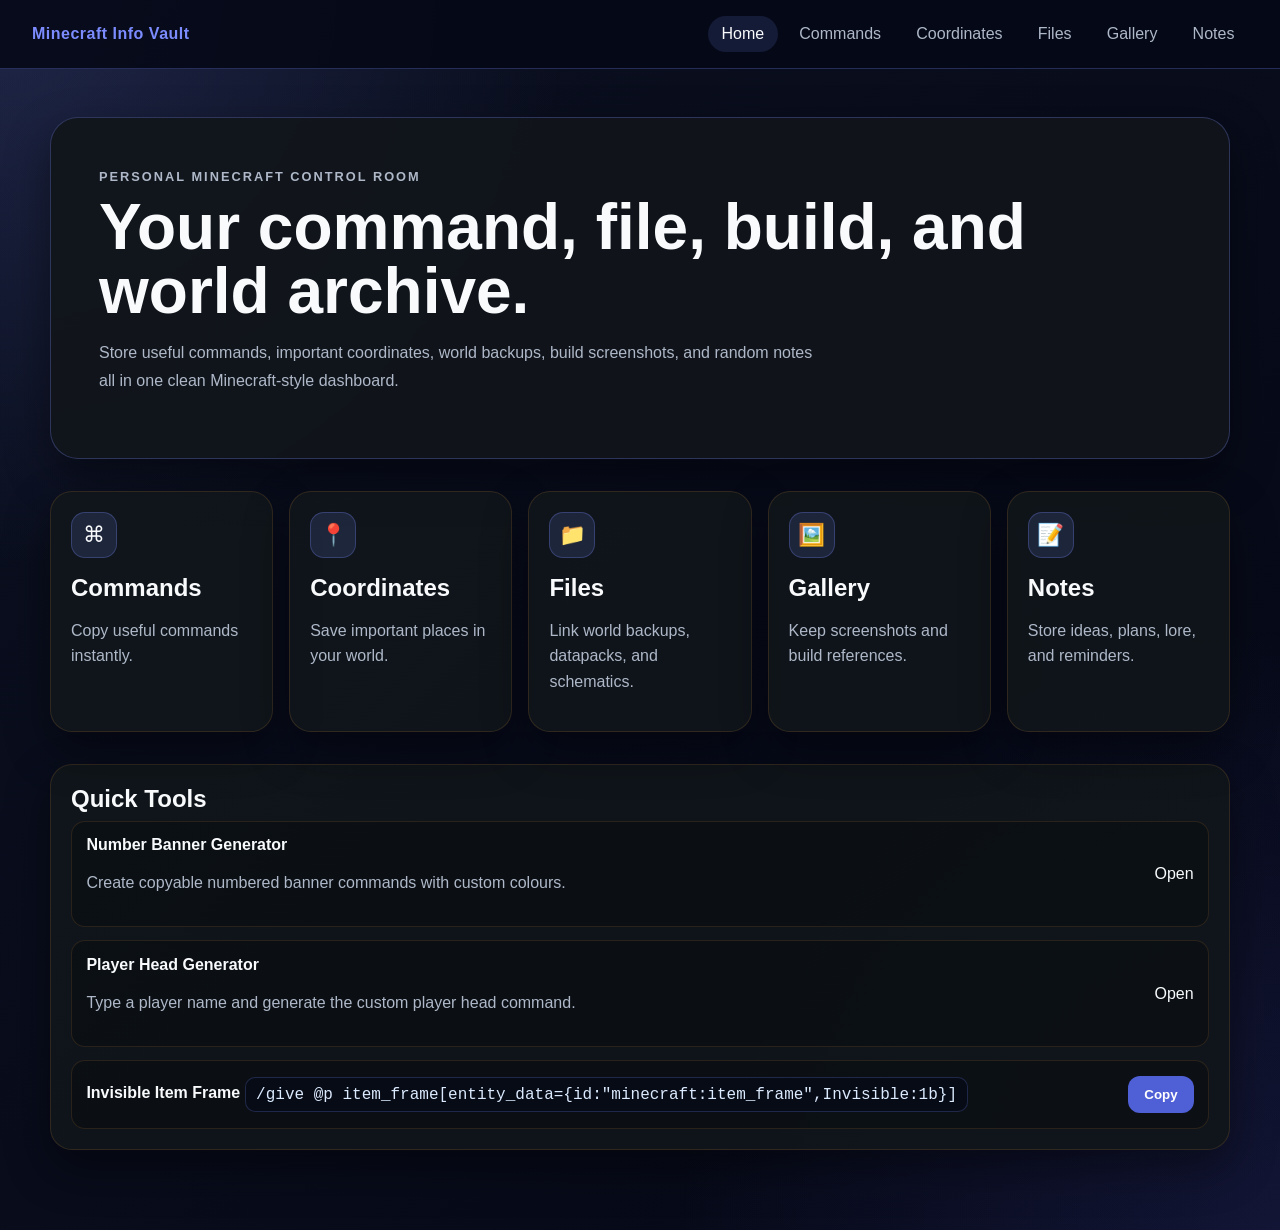
<file: index.html>
<!DOCTYPE html>
<html lang="en">
<head>
  <meta charset="UTF-8" />
  <meta name="viewport" content="width=device-width, initial-scale=1.0" />
  <title>Minecraft Info Vault</title>
  <link rel="stylesheet" href="css/style.css" />
</head>
<body>
  <header class="site-header">
    <div class="logo">Minecraft Info Vault</div>

    <nav class="nav">
      <a href="index.html" class="active">Home</a>
      <a href="commands.html">Commands</a>
      <a href="coordinates.html">Coordinates</a>
      <a href="files.html">Files</a>
      <a href="gallery.html">Gallery</a>
      <a href="notes.html">Notes</a>
    </nav>
  </header>

  <main class="container">
    <section class="hero">
      <p class="eyebrow">Personal Minecraft Control Room</p>
      <h1>Your command, file, build, and world archive.</h1>
      <p>
        Store useful commands, important coordinates, world backups, build screenshots,
        and random notes all in one clean Minecraft-style dashboard.
      </p>
    </section>

    <section class="dashboard-grid">
      <a href="commands.html" class="dashboard-card">
        <span class="card-icon">⌘</span>
        <h2>Commands</h2>
        <p>Copy useful commands instantly.</p>
      </a>

      <a href="coordinates.html" class="dashboard-card">
        <span class="card-icon">📍</span>
        <h2>Coordinates</h2>
        <p>Save important places in your world.</p>
      </a>

      <a href="files.html" class="dashboard-card">
        <span class="card-icon">📁</span>
        <h2>Files</h2>
        <p>Link world backups, datapacks, and schematics.</p>
      </a>

      <a href="gallery.html" class="dashboard-card">
        <span class="card-icon">🖼️</span>
        <h2>Gallery</h2>
        <p>Keep screenshots and build references.</p>
      </a>

      <a href="notes.html" class="dashboard-card">
        <span class="card-icon">📝</span>
        <h2>Notes</h2>
        <p>Store ideas, plans, lore, and reminders.</p>
      </a>
    </section>

    <section class="panel">
      <h2>Quick Tools</h2>

      <div class="quick-list">
        <a href="commands.html" class="mini-command quick-tool-link">
          <div>
            <strong>Number Banner Generator</strong>
            <p>Create copyable numbered banner commands with custom colours.</p>
          </div>
          <span class="quick-arrow">Open</span>
        </a>

        <a href="commands.html" class="mini-command quick-tool-link">
          <div>
            <strong>Player Head Generator</strong>
            <p>Type a player name and generate the custom player head command.</p>
          </div>
          <span class="quick-arrow">Open</span>
        </a>

        <div class="mini-command">
          <div>
            <strong>Invisible Item Frame</strong>
            <code>/give @p item_frame[entity_data={id:"minecraft:item_frame",Invisible:1b}]</code>
          </div>
          <button
            class="copy-btn"
            data-copy='/give @p item_frame[entity_data={id:"minecraft:item_frame",Invisible:1b}]'
          >
            Copy
          </button>
        </div>
      </div>
    </section>
  </main>

  <div class="toast" id="toast">Copied!</div>

  <script src="js/script.js"></script>
</body>
</html>
</file>
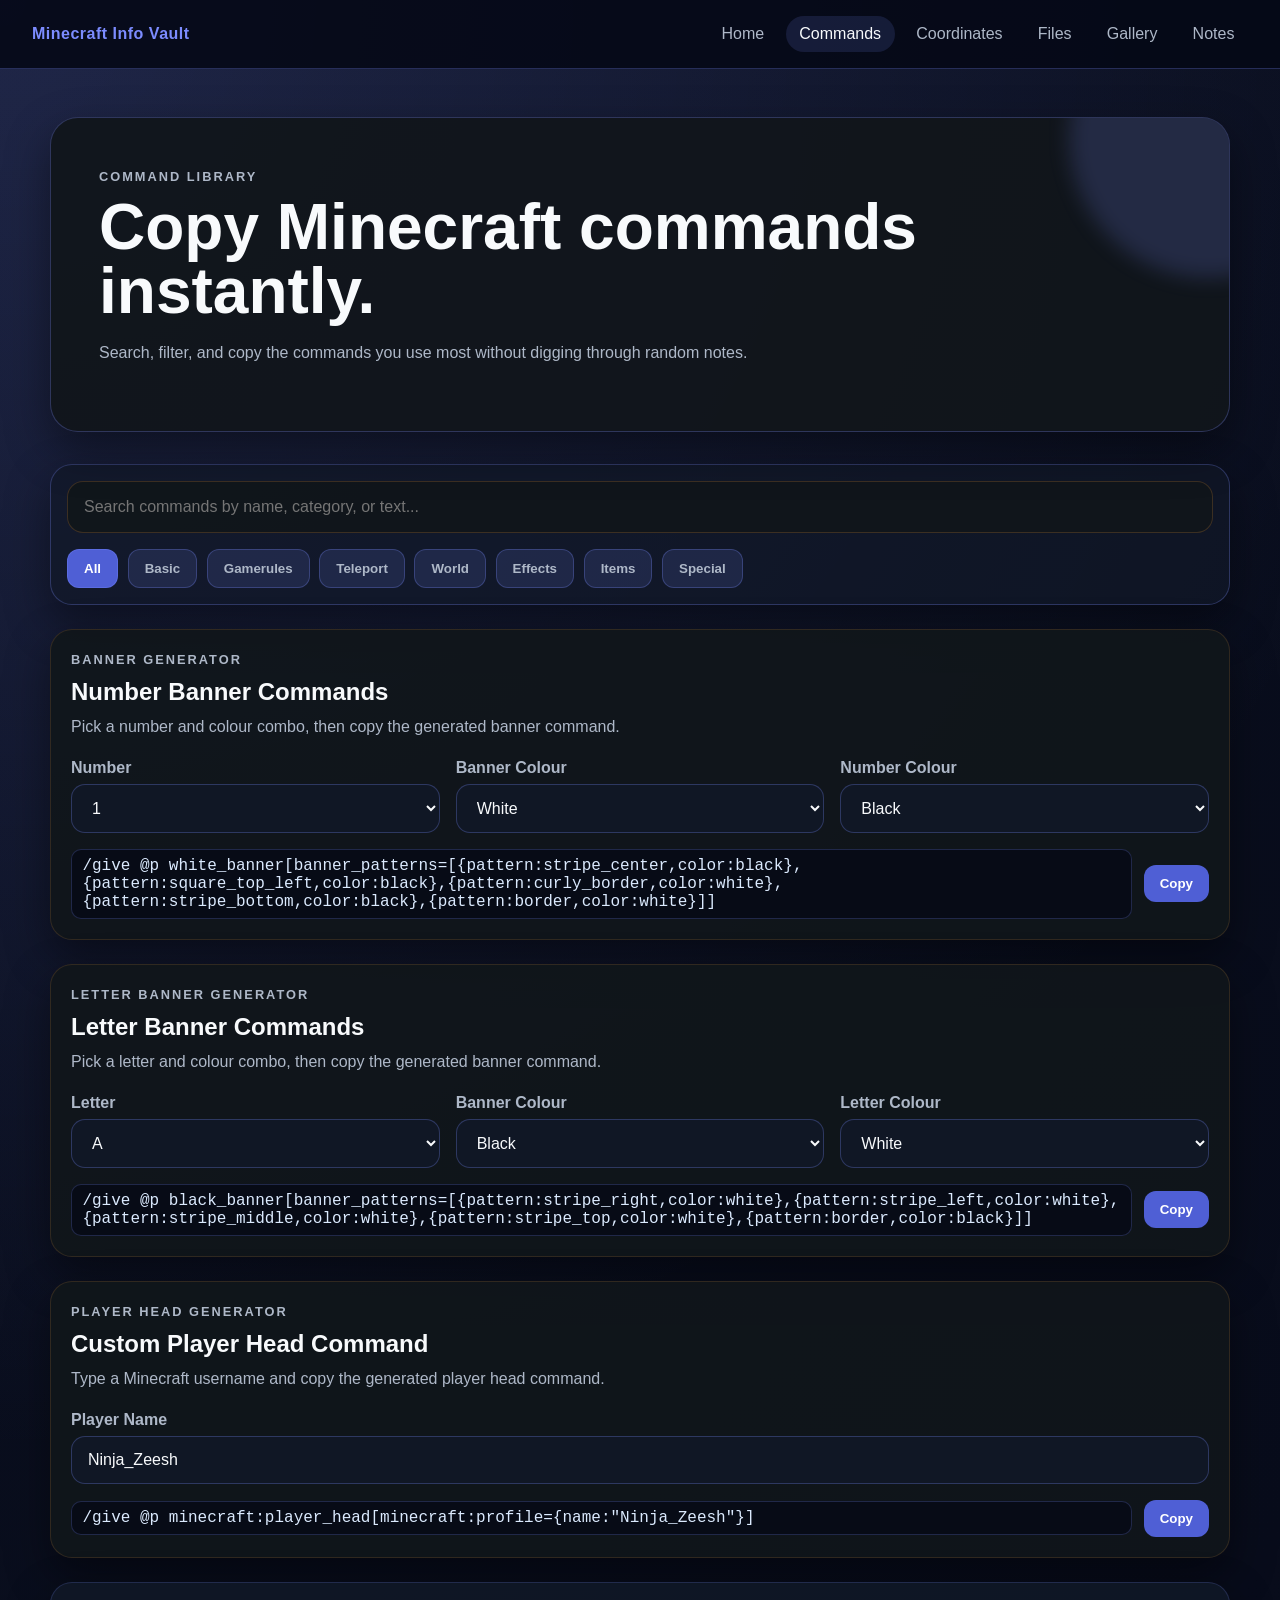
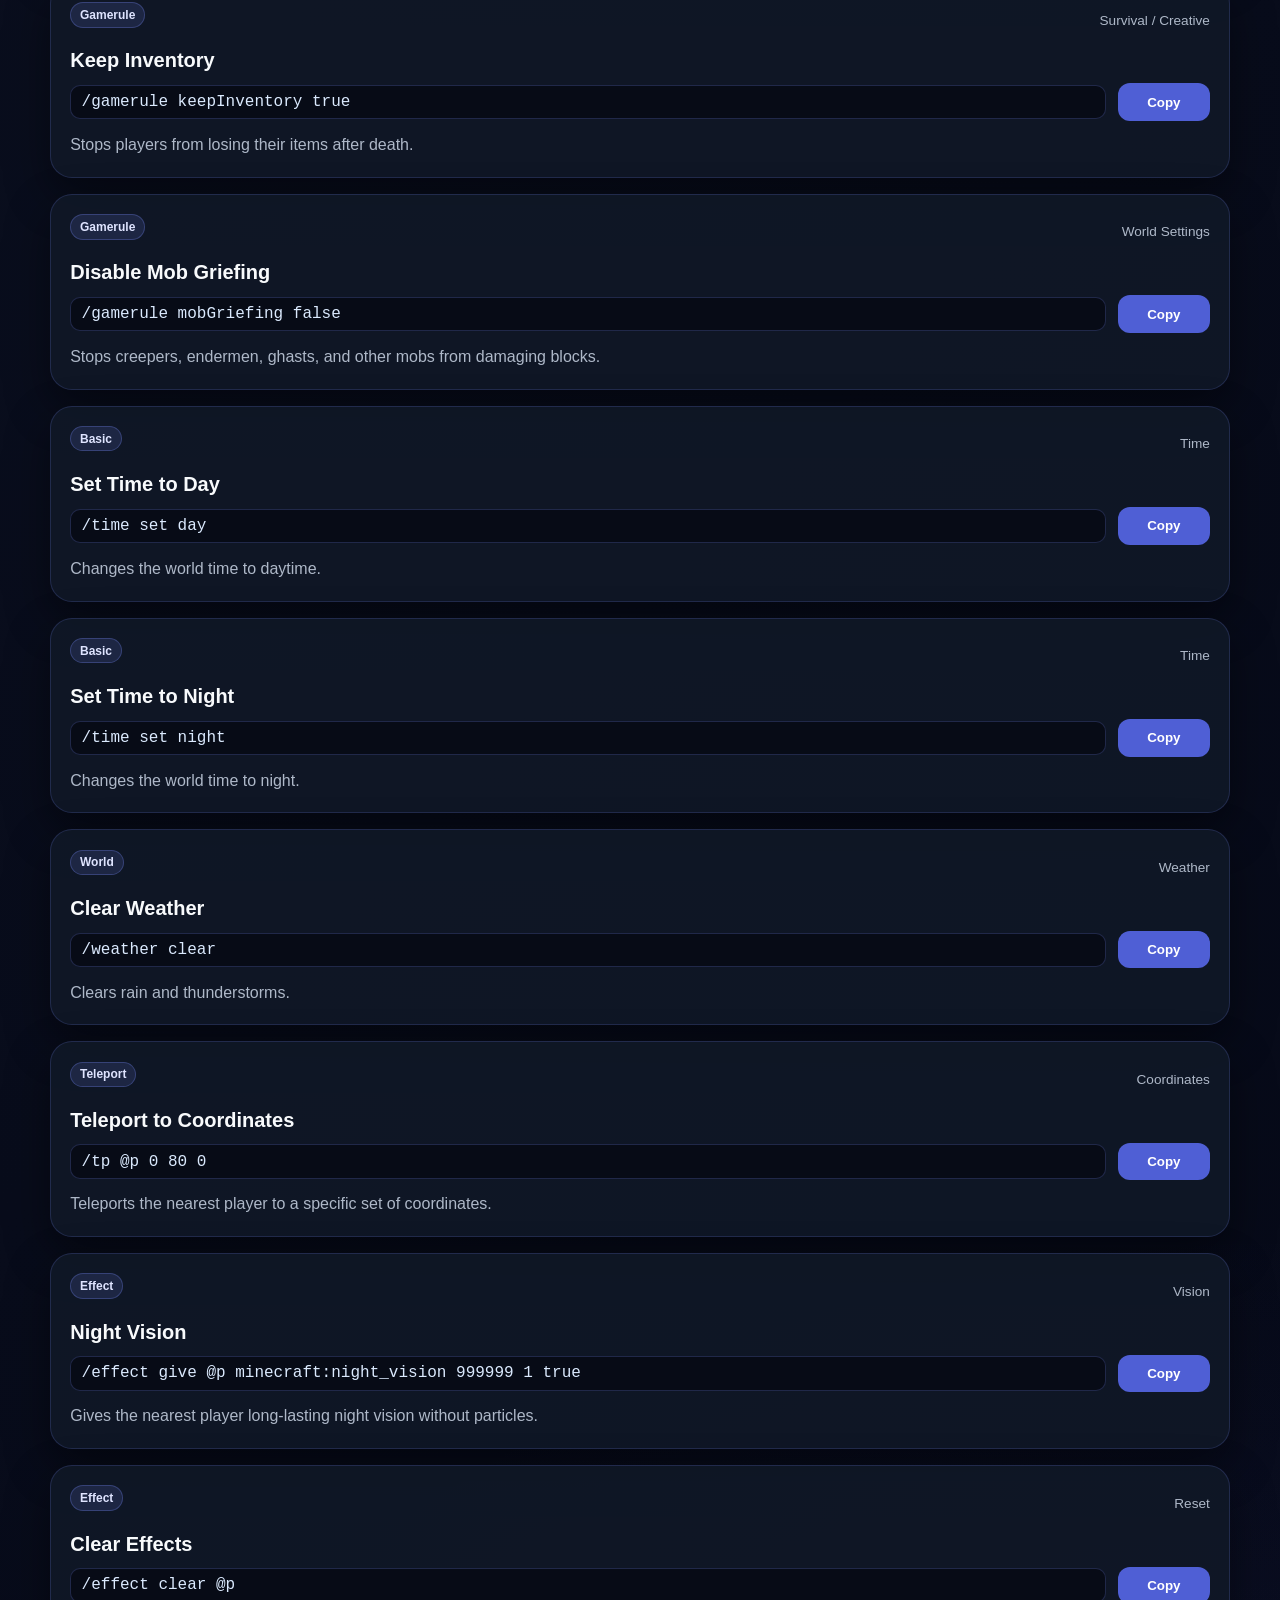
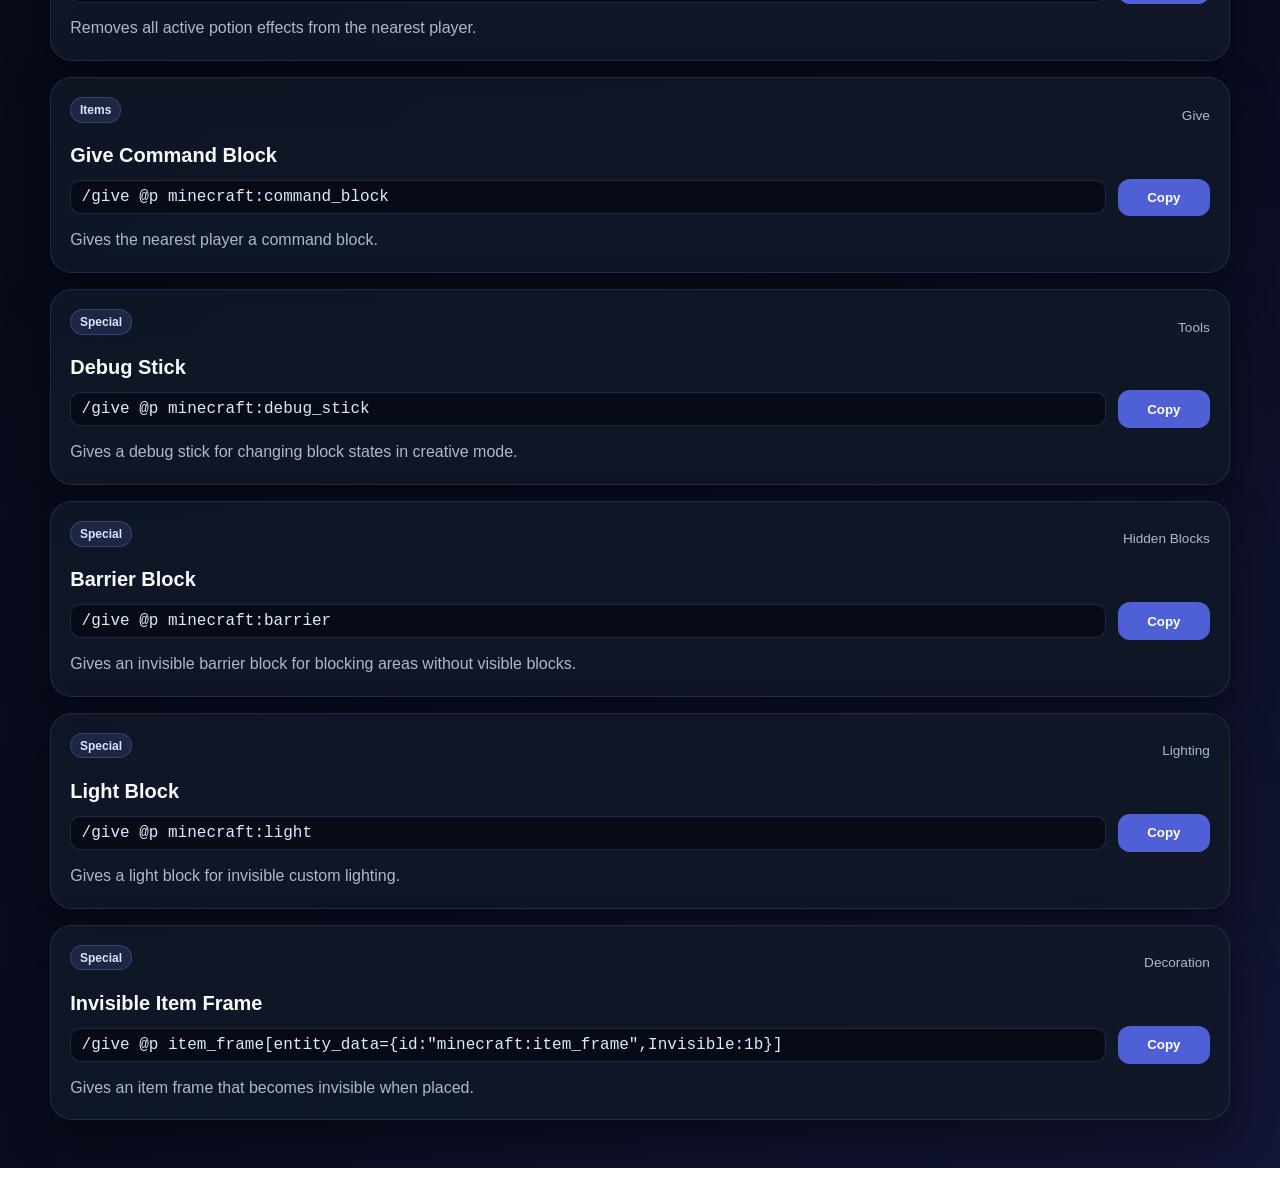
<file: commands.html>
<!DOCTYPE html>
<html lang="en">
<head>
  <meta charset="UTF-8" />
  <meta name="viewport" content="width=device-width, initial-scale=1.0" />
  <title>Commands | Minecraft Info Vault</title>
  <link rel="stylesheet" href="css/style.css" />
</head>
<body>
  <header class="site-header">
    <div class="logo">Minecraft Info Vault</div>

    <nav class="nav">
      <a href="index.html">Home</a>
      <a href="commands.html" class="active">Commands</a>
      <a href="coordinates.html">Coordinates</a>
      <a href="files.html">Files</a>
      <a href="gallery.html">Gallery</a>
      <a href="notes.html">Notes</a>
    </nav>
  </header>

 <main class="container">
  <section class="page-heading command-hero">
    <p class="eyebrow">Command Library</p>
    <h1>Copy Minecraft commands instantly.</h1>
    <p>
      Search, filter, and copy the commands you use most without digging through random notes.
    </p>
  </section>

  <section class="toolbar command-toolbar">
    <input 
      type="text" 
      id="commandSearch" 
      class="search-input" 
      placeholder="Search commands by name, category, or text..." 
    />

    <div class="filter-buttons">
      <button class="filter-btn active" data-filter="all">All</button>
      <button class="filter-btn" data-filter="basic">Basic</button>
      <button class="filter-btn" data-filter="gamerule">Gamerules</button>
      <button class="filter-btn" data-filter="teleport">Teleport</button>
      <button class="filter-btn" data-filter="world">World</button>
      <button class="filter-btn" data-filter="effect">Effects</button>
      <button class="filter-btn" data-filter="items">Items</button>
      <button class="filter-btn" data-filter="special">Special</button>
    </div>
  </section>

  <section class="banner-generator panel">
    <div class="banner-generator-header">
      <div>
        <p class="eyebrow">Banner Generator</p>
        <h2>Number Banner Commands</h2>
        <p>Pick a number and colour combo, then copy the generated banner command.</p>
      </div>
    </div>

    <div class="banner-controls">
      <label>
        Number
        <select id="bannerNumber">
          <option value="1">1</option>
          <option value="2">2</option>
          <option value="3">3</option>
          <option value="4">4</option>
          <option value="5">5</option>
          <option value="6">6</option>
          <option value="7">7</option>
          <option value="8">8</option>
          <option value="9">9</option>
          <option value="0">0</option>
        </select>
      </label>

      <label>
        Banner Colour
        <select id="bannerBaseColour">
          <option value="white">White</option>
          <option value="orange">Orange</option>
          <option value="magenta">Magenta</option>
          <option value="light_blue">Light Blue</option>
          <option value="yellow">Yellow</option>
          <option value="lime">Lime</option>
          <option value="pink">Pink</option>
          <option value="gray">Gray</option>
          <option value="light_gray">Light Gray</option>
          <option value="cyan">Cyan</option>
          <option value="purple">Purple</option>
          <option value="blue">Blue</option>
          <option value="brown">Brown</option>
          <option value="green">Green</option>
          <option value="red">Red</option>
          <option value="black">Black</option>
        </select>
      </label>

      <label>
        Number Colour
        <select id="bannerNumberColour">
          <option value="black">Black</option>
          <option value="white">White</option>
          <option value="orange">Orange</option>
          <option value="magenta">Magenta</option>
          <option value="light_blue">Light Blue</option>
          <option value="yellow">Yellow</option>
          <option value="lime">Lime</option>
          <option value="pink">Pink</option>
          <option value="gray">Gray</option>
          <option value="light_gray">Light Gray</option>
          <option value="cyan">Cyan</option>
          <option value="purple">Purple</option>
          <option value="blue">Blue</option>
          <option value="brown">Brown</option>
          <option value="green">Green</option>
          <option value="red">Red</option>
          <option value="black">Black</option>
        </select>
      </label>
    </div>

    <div class="generated-command-box">
      <code id="generatedBannerCommand"></code>
      <button class="copy-btn" id="copyGeneratedBanner">Copy</button>
    </div>
  </section>




  <section class="banner-generator panel letter-banner-generator">
    <div class="banner-generator-header">
      <div>
        <p class="eyebrow">Letter Banner Generator</p>
        <h2>Letter Banner Commands</h2>
        <p>Pick a letter and colour combo, then copy the generated banner command.</p>
      </div>
    </div>

    <div class="banner-controls">
      <label>
        Letter
        <select id="letterBannerLetter">
          <option value="A">A</option>
          <option value="B">B</option>
          <option value="C">C</option>
          <option value="D">D</option>
          <option value="E">E</option>
          <option value="F">F</option>
          <option value="G">G</option>
          <option value="H">H</option>
          <option value="I">I</option>
          <option value="J">J</option>
          <option value="K">K</option>
          <option value="L">L</option>
          <option value="M">M</option>
          <option value="N">N</option>
          <option value="O">O</option>
          <option value="P">P</option>
          <option value="Q">Q</option>
          <option value="R">R</option>
          <option value="S">S</option>
          <option value="T">T</option>
          <option value="U">U</option>
          <option value="V">V</option>
          <option value="W">W</option>
          <option value="X">X</option>
          <option value="Y">Y</option>
          <option value="Z">Z</option>
        </select>
      </label>

      <label>
        Banner Colour
        <select id="letterBannerBaseColour">
          <option value="black">Black</option>
          <option value="white">White</option>
          <option value="orange">Orange</option>
          <option value="magenta">Magenta</option>
          <option value="light_blue">Light Blue</option>
          <option value="yellow">Yellow</option>
          <option value="lime">Lime</option>
          <option value="pink">Pink</option>
          <option value="gray">Gray</option>
          <option value="light_gray">Light Gray</option>
          <option value="cyan">Cyan</option>
          <option value="purple">Purple</option>
          <option value="blue">Blue</option>
          <option value="brown">Brown</option>
          <option value="green">Green</option>
          <option value="red">Red</option>
        </select>
      </label>

      <label>
        Letter Colour
        <select id="letterBannerLetterColour">
          <option value="white">White</option>
          <option value="black">Black</option>
          <option value="orange">Orange</option>
          <option value="magenta">Magenta</option>
          <option value="light_blue">Light Blue</option>
          <option value="yellow">Yellow</option>
          <option value="lime">Lime</option>
          <option value="pink">Pink</option>
          <option value="gray">Gray</option>
          <option value="light_gray">Light Gray</option>
          <option value="cyan">Cyan</option>
          <option value="purple">Purple</option>
          <option value="blue">Blue</option>
          <option value="brown">Brown</option>
          <option value="green">Green</option>
          <option value="red">Red</option>
        </select>
      </label>
    </div>

    <div class="generated-command-box">
      <code id="generatedLetterBannerCommand"></code>
      <button class="copy-btn" id="copyGeneratedLetterBanner">Copy</button>
    </div>
  </section>

  <section class="player-head-generator panel">
    <div class="banner-generator-header">
      <div>
        <p class="eyebrow">Player Head Generator</p>
        <h2>Custom Player Head Command</h2>
        <p>Type a Minecraft username and copy the generated player head command.</p>
      </div>
    </div>

    <div class="player-head-controls">
      <label>
        Player Name
        <input
          type="text"
          id="playerHeadName"
          value="Ninja_Zeesh"
          placeholder="Enter player name..."
          autocomplete="off"
        />
      </label>
    </div>

    <div class="generated-command-box">
      <code id="generatedPlayerHeadCommand"></code>
      <button class="copy-btn" id="copyGeneratedPlayerHead">Copy</button>
    </div>
  </section>

  <section class="command-grid">
    <article class="command-card" data-category="gamerule">
      <div class="command-main">
        <div class="command-topline">
          <span class="tag">Gamerule</span>
          <span class="command-note">Survival / Creative</span>
        </div>

        <h2>Keep Inventory</h2>

        <div class="command-code-row">
          <code>/gamerule keepInventory true</code>
          <button class="copy-btn" data-copy="/gamerule keepInventory true">Copy</button>
        </div>

        <p>Stops players from losing their items after death.</p>
      </div>
    </article>

    <article class="command-card" data-category="gamerule">
      <div class="command-main">
        <div class="command-topline">
          <span class="tag">Gamerule</span>
          <span class="command-note">World Settings</span>
        </div>

        <h2>Disable Mob Griefing</h2>

        <div class="command-code-row">
          <code>/gamerule mobGriefing false</code>
          <button class="copy-btn" data-copy="/gamerule mobGriefing false">Copy</button>
        </div>

        <p>Stops creepers, endermen, ghasts, and other mobs from damaging blocks.</p>
      </div>
    </article>

    <article class="command-card" data-category="basic">
      <div class="command-main">
        <div class="command-topline">
          <span class="tag">Basic</span>
          <span class="command-note">Time</span>
        </div>

        <h2>Set Time to Day</h2>

        <div class="command-code-row">
          <code>/time set day</code>
          <button class="copy-btn" data-copy="/time set day">Copy</button>
        </div>

        <p>Changes the world time to daytime.</p>
      </div>
    </article>

    <article class="command-card" data-category="basic">
      <div class="command-main">
        <div class="command-topline">
          <span class="tag">Basic</span>
          <span class="command-note">Time</span>
        </div>

        <h2>Set Time to Night</h2>

        <div class="command-code-row">
          <code>/time set night</code>
          <button class="copy-btn" data-copy="/time set night">Copy</button>
        </div>

        <p>Changes the world time to night.</p>
      </div>
    </article>

    <article class="command-card" data-category="world">
      <div class="command-main">
        <div class="command-topline">
          <span class="tag">World</span>
          <span class="command-note">Weather</span>
        </div>

        <h2>Clear Weather</h2>

        <div class="command-code-row">
          <code>/weather clear</code>
          <button class="copy-btn" data-copy="/weather clear">Copy</button>
        </div>

        <p>Clears rain and thunderstorms.</p>
      </div>
    </article>

    <article class="command-card" data-category="teleport">
      <div class="command-main">
        <div class="command-topline">
          <span class="tag">Teleport</span>
          <span class="command-note">Coordinates</span>
        </div>

        <h2>Teleport to Coordinates</h2>

        <div class="command-code-row">
          <code>/tp @p 0 80 0</code>
          <button class="copy-btn" data-copy="/tp @p 0 80 0">Copy</button>
        </div>

        <p>Teleports the nearest player to a specific set of coordinates.</p>
      </div>
    </article>

    <article class="command-card" data-category="effect">
      <div class="command-main">
        <div class="command-topline">
          <span class="tag">Effect</span>
          <span class="command-note">Vision</span>
        </div>

        <h2>Night Vision</h2>

        <div class="command-code-row">
          <code>/effect give @p minecraft:night_vision 999999 1 true</code>
          <button class="copy-btn" data-copy="/effect give @p minecraft:night_vision 999999 1 true">Copy</button>
        </div>

        <p>Gives the nearest player long-lasting night vision without particles.</p>
      </div>
    </article>

    <article class="command-card" data-category="effect">
      <div class="command-main">
        <div class="command-topline">
          <span class="tag">Effect</span>
          <span class="command-note">Reset</span>
        </div>

        <h2>Clear Effects</h2>

        <div class="command-code-row">
          <code>/effect clear @p</code>
          <button class="copy-btn" data-copy="/effect clear @p">Copy</button>
        </div>

        <p>Removes all active potion effects from the nearest player.</p>
      </div>
    </article>

    <article class="command-card" data-category="items">
      <div class="command-main">
        <div class="command-topline">
          <span class="tag">Items</span>
          <span class="command-note">Give</span>
        </div>

        <h2>Give Command Block</h2>

        <div class="command-code-row">
          <code>/give @p minecraft:command_block</code>
          <button class="copy-btn" data-copy="/give @p minecraft:command_block">Copy</button>
        </div>

        <p>Gives the nearest player a command block.</p>
      </div>
    </article>

    <article class="command-card" data-category="special">
      <div class="command-main">
        <div class="command-topline">
          <span class="tag">Special</span>
          <span class="command-note">Tools</span>
        </div>

        <h2>Debug Stick</h2>

        <div class="command-code-row">
          <code>/give @p minecraft:debug_stick</code>
          <button class="copy-btn" data-copy="/give @p minecraft:debug_stick">Copy</button>
        </div>

        <p>Gives a debug stick for changing block states in creative mode.</p>
      </div>
    </article>

    <article class="command-card" data-category="special">
      <div class="command-main">
        <div class="command-topline">
          <span class="tag">Special</span>
          <span class="command-note">Hidden Blocks</span>
        </div>

        <h2>Barrier Block</h2>

        <div class="command-code-row">
          <code>/give @p minecraft:barrier</code>
          <button class="copy-btn" data-copy="/give @p minecraft:barrier">Copy</button>
        </div>

        <p>Gives an invisible barrier block for blocking areas without visible blocks.</p>
      </div>
    </article>

    <article class="command-card" data-category="special">
      <div class="command-main">
        <div class="command-topline">
          <span class="tag">Special</span>
          <span class="command-note">Lighting</span>
        </div>

        <h2>Light Block</h2>

        <div class="command-code-row">
          <code>/give @p minecraft:light</code>
          <button class="copy-btn" data-copy="/give @p minecraft:light">Copy</button>
        </div>

        <p>Gives a light block for invisible custom lighting.</p>
      </div>
    </article>

    <article class="command-card" data-category="special">
      <div class="command-main">
        <div class="command-topline">
          <span class="tag">Special</span>
          <span class="command-note">Decoration</span>
        </div>

        <h2>Invisible Item Frame</h2>

        <div class="command-code-row">
          <code>/give @p item_frame[entity_data={id:"minecraft:item_frame",Invisible:1b}]</code>
          <button class="copy-btn" data-copy='/give @p item_frame[entity_data={id:"minecraft:item_frame",Invisible:1b}]'>Copy</button>
        </div>

        <p>Gives an item frame that becomes invisible when placed.</p>
      </div>
    </article>
  </section>
</main>

  <div class="toast" id="toast">Copied!</div>

  <script src="js/script.js"></script>
</body>
</html>
</file>
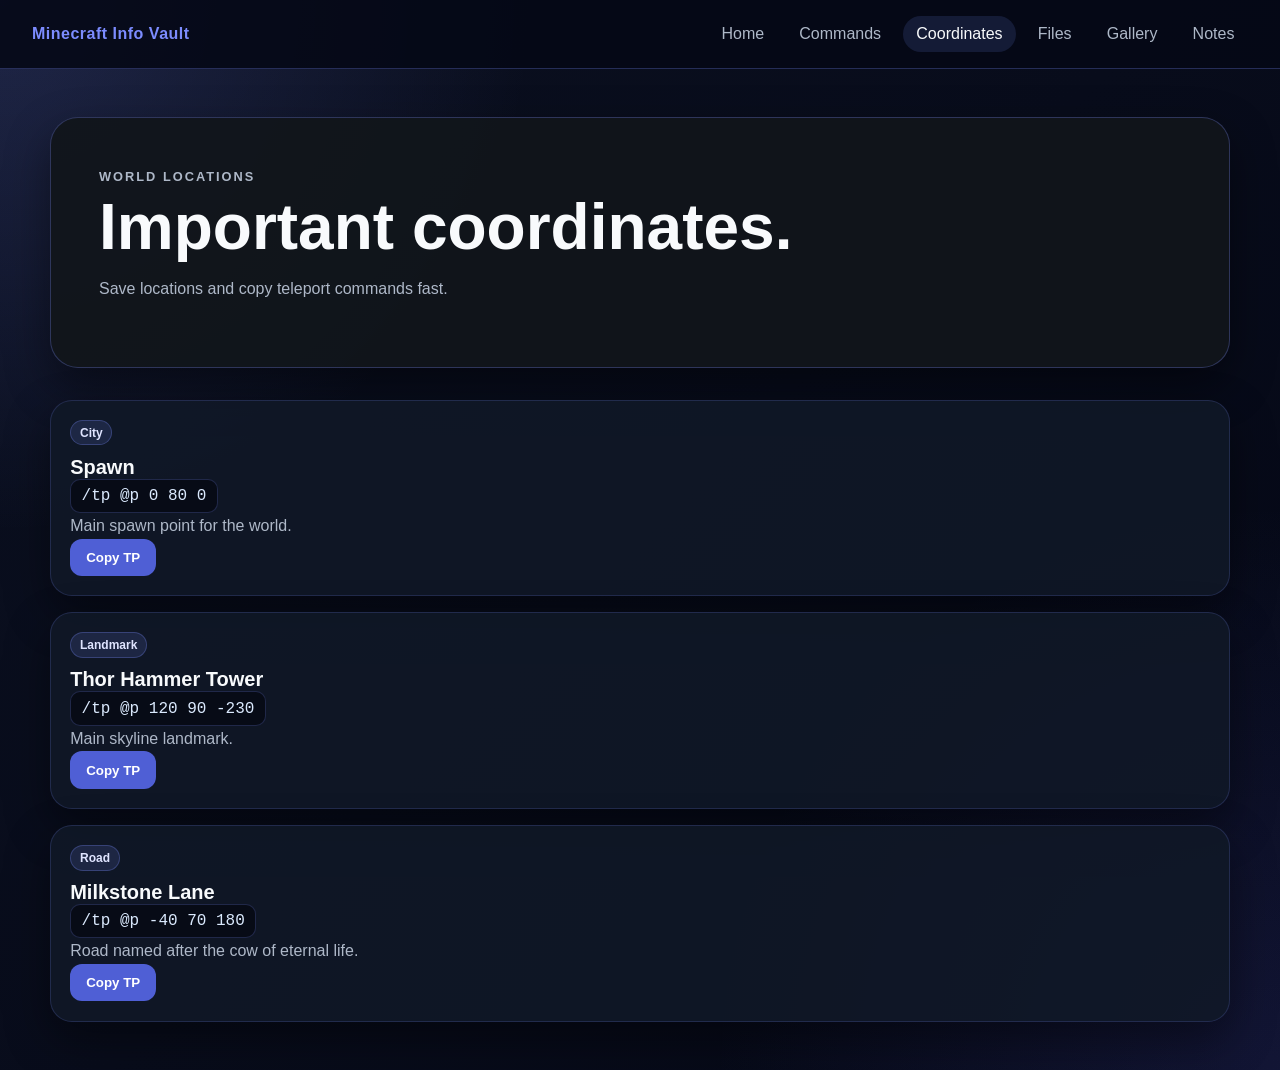
<file: coordinates.html>
<!DOCTYPE html>
<html lang="en">
<head>
  <meta charset="UTF-8" />
  <meta name="viewport" content="width=device-width, initial-scale=1.0" />
  <title>Coordinates | Minecraft Info Vault</title>
  <link rel="stylesheet" href="css/style.css" />
</head>
<body>
  <header class="site-header">
    <div class="logo">Minecraft Info Vault</div>

    <nav class="nav">
      <a href="index.html">Home</a>
      <a href="commands.html">Commands</a>
      <a href="coordinates.html" class="active">Coordinates</a>
      <a href="files.html">Files</a>
      <a href="gallery.html">Gallery</a>
      <a href="notes.html">Notes</a>
    </nav>
  </header>

  <main class="container">
    <section class="page-heading">
      <p class="eyebrow">World Locations</p>
      <h1>Important coordinates.</h1>
      <p>Save locations and copy teleport commands fast.</p>
    </section>

    <section class="command-grid">
      <article class="command-card">
        <div>
          <span class="tag">City</span>
          <h2>Spawn</h2>
          <code>/tp @p 0 80 0</code>
          <p>Main spawn point for the world.</p>
        </div>
        <button class="copy-btn" data-copy="/tp @p 0 80 0">Copy TP</button>
      </article>

      <article class="command-card">
        <div>
          <span class="tag">Landmark</span>
          <h2>Thor Hammer Tower</h2>
          <code>/tp @p 120 90 -230</code>
          <p>Main skyline landmark.</p>
        </div>
        <button class="copy-btn" data-copy="/tp @p 120 90 -230">Copy TP</button>
      </article>

      <article class="command-card">
        <div>
          <span class="tag">Road</span>
          <h2>Milkstone Lane</h2>
          <code>/tp @p -40 70 180</code>
          <p>Road named after the cow of eternal life.</p>
        </div>
        <button class="copy-btn" data-copy="/tp @p -40 70 180">Copy TP</button>
      </article>
    </section>
  </main>

  <div class="toast" id="toast">Copied!</div>

  <script src="js/script.js"></script>
</body>
</html>
</file>
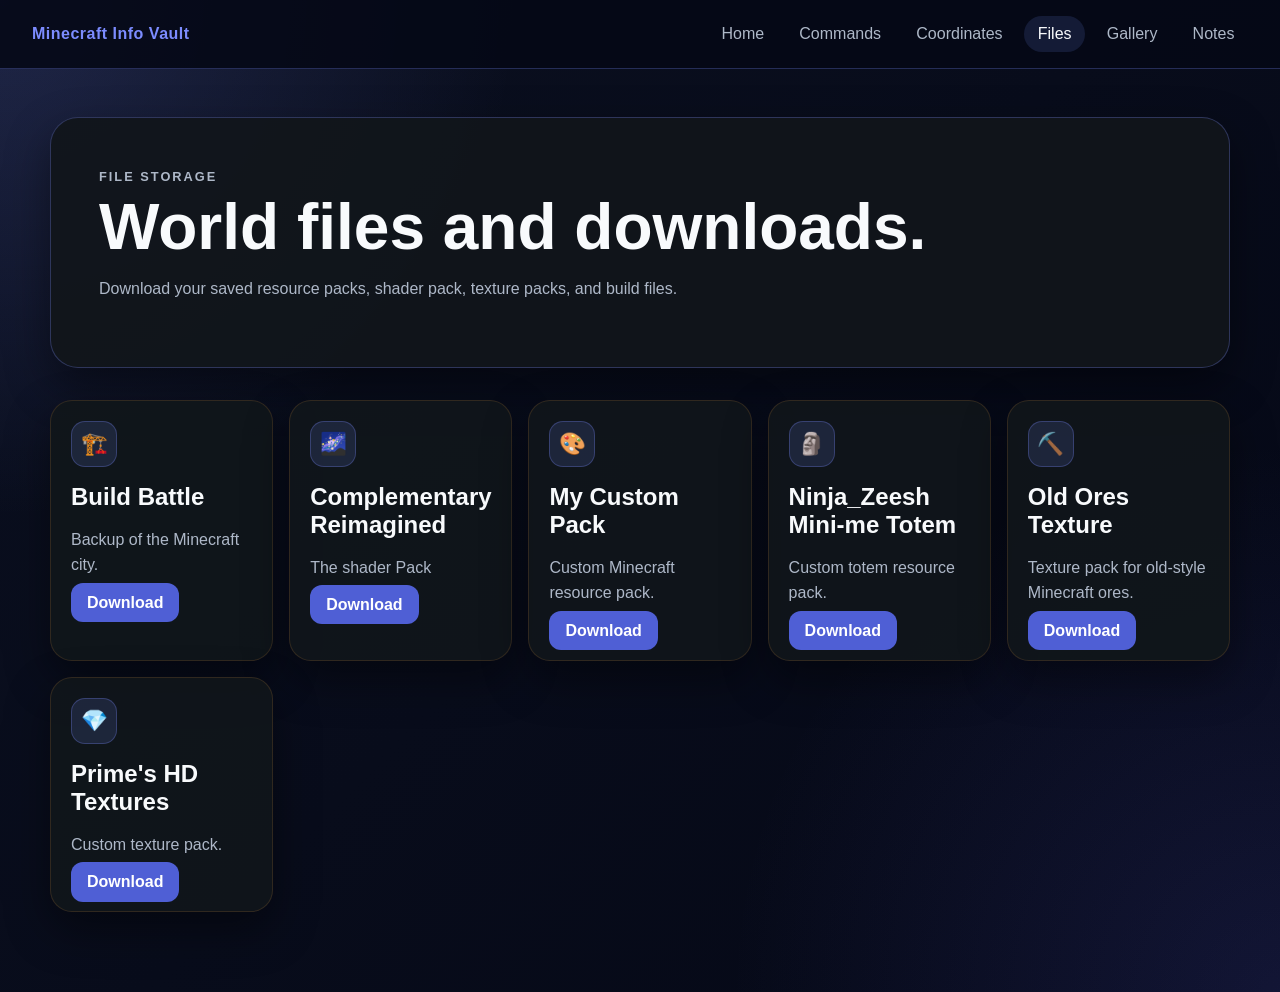
<file: files.html>
<!DOCTYPE html>
<html lang="en">
<head>
  <meta charset="UTF-8" />
  <meta name="viewport" content="width=device-width, initial-scale=1.0" />
  <title>Files | Minecraft Info Vault</title>
  <link rel="stylesheet" href="css/style.css" />
</head>
<body>
  <header class="site-header">
    <div class="logo">Minecraft Info Vault</div>

    <nav class="nav">
      <a href="index.html">Home</a>
      <a href="commands.html">Commands</a>
      <a href="coordinates.html">Coordinates</a>
      <a href="files.html" class="active">Files</a>
      <a href="gallery.html">Gallery</a>
      <a href="notes.html">Notes</a>
    </nav>
  </header>

  <main class="container">
    <section class="page-heading">
      <p class="eyebrow">File Storage</p>
      <h1>World files and downloads.</h1>
      <p>Download your saved resource packs, shader pack, texture packs, and build files.</p>
    </section>

    <section class="dashboard-grid">
      <article class="file-card">
        <span class="card-icon">🏗️</span>
        <h2>Build Battle</h2>
        <p>Backup of the Minecraft city.</p>
        <a href="downloads/build Battle.zip" download class="button-link">Download</a>
      </article>

      <article class="file-card">
        <span class="card-icon">🌌</span>
        <h2>Complementary Reimagined</h2>
        <p>The shader Pack</p>
        <a href="downloads/complementaryReimagined_r5.7.1.zip" download class="button-link">Download</a>
      </article>

      <article class="file-card">
        <span class="card-icon">🎨</span>
        <h2>My Custom Pack</h2>
        <p>Custom Minecraft resource pack.</p>
        <a href="downloads/My Custom Pack.zip" download class="button-link">Download</a>
      </article>

      <article class="file-card">
        <span class="card-icon">🗿</span>
        <h2>Ninja_Zeesh Mini-me Totem</h2>
        <p>Custom totem resource pack.</p>
        <a href="downloads/Ninja_Zeesh-minime-Totem.zip" download class="button-link">Download</a>
      </article>

      <article class="file-card">
        <span class="card-icon">⛏️</span>
        <h2>Old Ores Texture</h2>
        <p>Texture pack for old-style Minecraft ores.</p>
        <a href="downloads/Old Ores Texture.zip" download class="button-link">Download</a>
      </article>

      <article class="file-card">
        <span class="card-icon">💎</span>
        <h2>Prime's HD Textures</h2>
        <p>Custom texture pack.</p>
        <a href="downloads/Prime's HD Textures (32x).zip" download class="button-link">Download</a>
      </article>
    </section>
  </main>

  <script src="js/script.js"></script>
</body>
</html>
</file>
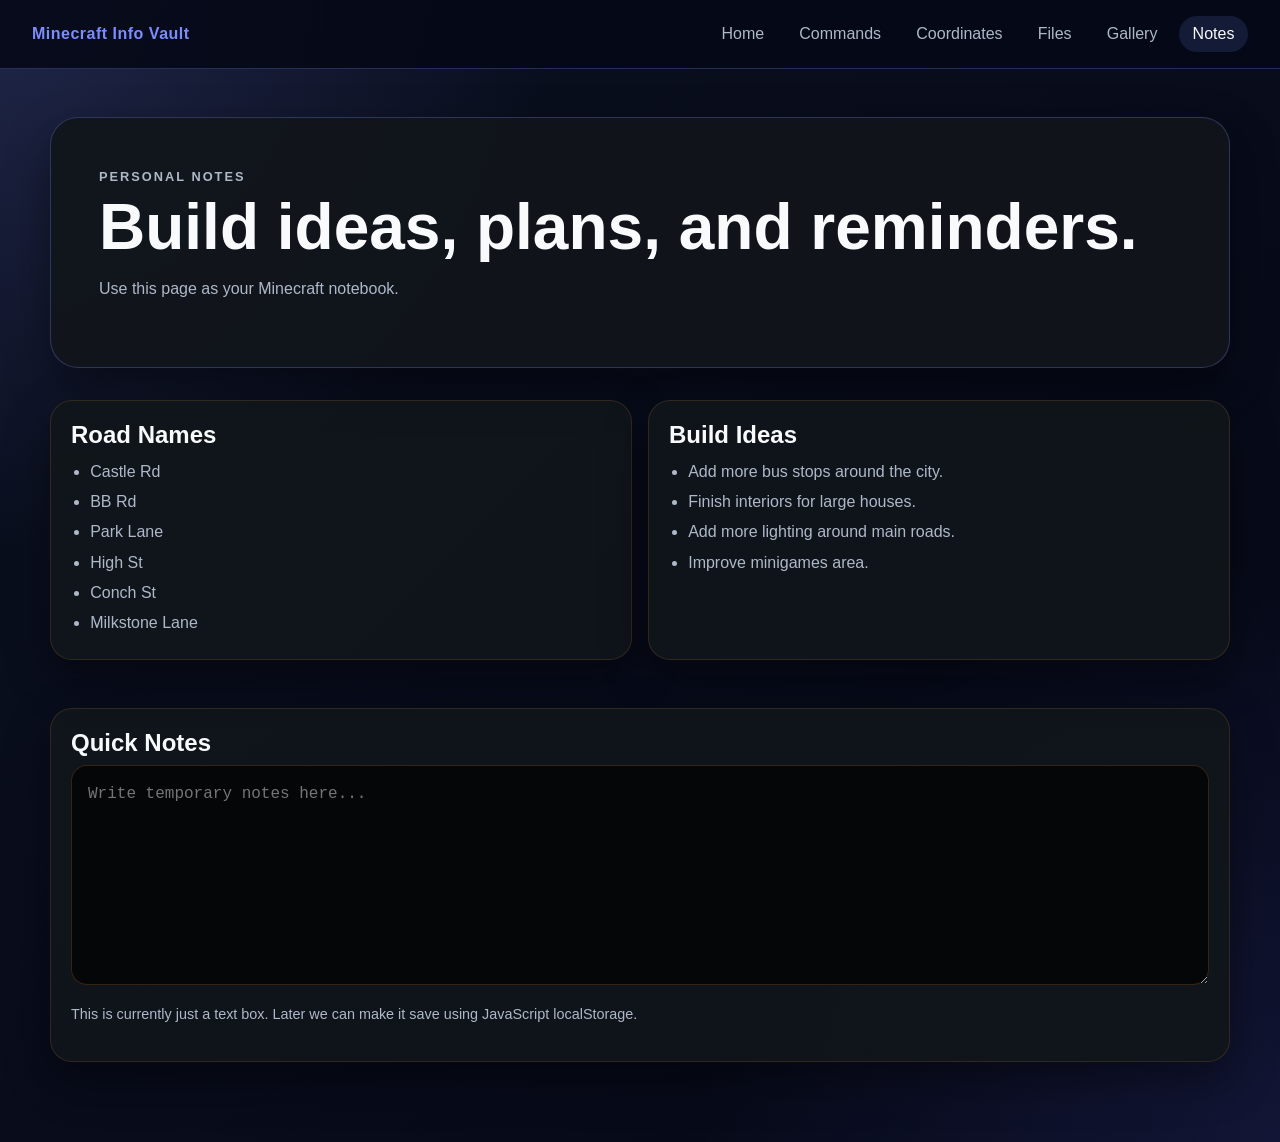
<file: notes.html>
<!DOCTYPE html>
<html lang="en">
<head>
  <meta charset="UTF-8" />
  <meta name="viewport" content="width=device-width, initial-scale=1.0" />
  <title>Notes | Minecraft Info Vault</title>
  <link rel="stylesheet" href="css/style.css" />
</head>
<body>
  <header class="site-header">
    <div class="logo">Minecraft Info Vault</div>

    <nav class="nav">
      <a href="index.html">Home</a>
      <a href="commands.html">Commands</a>
      <a href="coordinates.html">Coordinates</a>
      <a href="files.html">Files</a>
      <a href="gallery.html">Gallery</a>
      <a href="notes.html" class="active">Notes</a>
    </nav>
  </header>

  <main class="container">
    <section class="page-heading">
      <p class="eyebrow">Personal Notes</p>
      <h1>Build ideas, plans, and reminders.</h1>
      <p>Use this page as your Minecraft notebook.</p>
    </section>

    <section class="notes-layout">
      <article class="panel">
        <h2>Road Names</h2>
        <ul class="note-list">
          <li>Castle Rd</li>
          <li>BB Rd</li>
          <li>Park Lane</li>
          <li>High St</li>
          <li>Conch St</li>
          <li>Milkstone Lane</li>
        </ul>
      </article>

      <article class="panel">
        <h2>Build Ideas</h2>
        <ul class="note-list">
          <li>Add more bus stops around the city.</li>
          <li>Finish interiors for large houses.</li>
          <li>Add more lighting around main roads.</li>
          <li>Improve minigames area.</li>
        </ul>
      </article>

      <article class="panel wide">
        <h2>Quick Notes</h2>
        <textarea class="notes-box" placeholder="Write temporary notes here..."></textarea>
        <p class="small-warning">
          This is currently just a text box. Later we can make it save using JavaScript localStorage.
        </p>
      </article>
    </section>
  </main>

  <script src="js/script.js"></script>
</body>
</html>
</file>
<file: css/style.css>
:root {
  --bg: #0b1020;
  --bg-dark: #050816;

  --panel: #111827;
  --panel-light: #1f2937;
  --border: #2d3748;

  --accent: #7c8cff;
  --accent-dark: #4f5fd5;
  --accent-soft: rgba(124, 140, 255, 0.14);
  --accent-border: rgba(124, 140, 255, 0.28);

  --gold: #f5c76b;

  --text: #f8fafc;
  --muted: #aeb8c8;

  --shadow: 0 18px 45px rgba(0, 0, 0, 0.42);
}

* {
  box-sizing: border-box;
}

body {
  margin: 0;
  min-height: 100vh;
  font-family: Arial, Helvetica, sans-serif;
  color: var(--text);
  background:
    radial-gradient(circle at top left, rgba(124, 140, 255, 0.18), transparent 32%),
    radial-gradient(circle at bottom right, rgba(99, 102, 241, 0.14), transparent 34%),
    linear-gradient(135deg, var(--bg), var(--bg-dark));
}

a {
  color: inherit;
  text-decoration: none;
}

.site-header {
  position: sticky;
  top: 0;
  z-index: 10;

  display: flex;
  justify-content: space-between;
  align-items: center;
  gap: 1.5rem;

  padding: 1rem 2rem;
  background: rgba(5, 8, 22, 0.88);
  border-bottom: 1px solid var(--accent-border);
}

.logo {
  font-weight: 900;
  letter-spacing: 0.5px;
  color: var(--accent);
}

.nav {
  display: flex;
  flex-wrap: wrap;
  gap: 0.5rem;
}

.nav a {
  padding: 0.55rem 0.85rem;
  border-radius: 999px;
  color: var(--muted);
  transition: 0.2s ease;
}

.nav a:hover,
.nav a.active {
  color: var(--text);
  background: var(--accent-soft);
}

.container {
  width: min(1180px, calc(100% - 2rem));
  margin: 0 auto;
  padding: 3rem 0;
}

.hero,
.page-heading {
  padding: 3rem;
  margin-bottom: 2rem;

  border: 1px solid var(--accent-border);
  border-radius: 28px;
  background: rgba(17, 22, 27, 0.94);
  box-shadow: var(--shadow);
}

.eyebrow {
  margin: 0 0 0.5rem;
  color: var(--accent);
  text-transform: uppercase;
  font-size: 0.8rem;
  letter-spacing: 2px;
  font-weight: 800;
}

.hero h1,
.page-heading h1 {
  margin: 0.5rem 0 1rem;
  font-size: clamp(2.2rem, 5vw, 4.5rem);
  line-height: 1;
}

.hero p,
.page-heading p {
  max-width: 720px;
  color: var(--muted);
  line-height: 1.7;
}

.dashboard-grid,
.command-grid,
.gallery-grid,
.notes-layout {
  display: grid;
  gap: 1rem;
}

.dashboard-grid {
  grid-template-columns: repeat(auto-fit, minmax(210px, 1fr));
  margin-bottom: 2rem;
}

.command-grid {
  grid-template-columns: 1fr;
}

.gallery-grid {
  grid-template-columns: repeat(auto-fit, minmax(240px, 1fr));
}

.notes-layout {
  grid-template-columns: repeat(2, 1fr);
}

.dashboard-card,
.file-card,
.gallery-card,
.panel,
.command-card {
  padding: 1.25rem;
  border-radius: 22px;

  background: rgba(17, 22, 27, 0.92);
  border: 1px solid rgba(200, 132, 58, 0.18);
  box-shadow: var(--shadow);
}

.dashboard-card,
.file-card {
  transition: 0.2s ease;
}

.dashboard-card:hover,
.file-card:hover {
  transform: translateY(-4px);
  border-color: rgba(200, 132, 58, 0.5);
  background: rgba(26, 34, 41, 0.95);
}

.card-icon {
  display: inline-grid;
  place-items: center;

  width: 46px;
  height: 46px;
  margin-bottom: 1rem;

  border-radius: 14px;
  background: var(--accent-soft);
  border: 1px solid var(--accent-border);
  font-size: 1.35rem;
}

.dashboard-card h2,
.file-card h2,
.gallery-card h2,
.panel h2,
.command-card h2 {
  margin: 0 0 0.5rem;
}

.dashboard-card p,
.file-card p,
.gallery-card p,
.panel p,
.command-card p {
  color: var(--muted);
  line-height: 1.6;
}

.panel {
  margin-bottom: 2rem;
}

.quick-list {
  display: grid;
  gap: 0.85rem;
}

.mini-command {
  display: flex;
  justify-content: space-between;
  align-items: center;
  gap: 1rem;

  padding: 0.9rem;
  border-radius: 14px;
  background: rgba(0, 0, 0, 0.22);
  border: 1px solid rgba(200, 132, 58, 0.16);
}

.command-card {
  display: flex;
  justify-content: space-between;
  align-items: center;
  gap: 1.25rem;
}

code {
  display: inline-block;
  max-width: 100%;

  padding: 0.45rem 0.65rem;
  border-radius: 10px;

  font-family: Consolas, Monaco, monospace;
  color: #dbeafe;
  background: #070b16;
  border: 1px solid rgba(124, 140, 255, 0.22);

  overflow-wrap: anywhere;
}

.copy-btn,
.button-link,
.filter-btn {
  border: none;
  border-radius: 12px;
  padding: 0.7rem 1rem;

  font-weight: 800;
  cursor: pointer;
  background: var(--accent-dark);
  color: white;

  transition: 0.2s ease;
  white-space: nowrap;
}

.copy-btn:hover,
.button-link:hover,
.filter-btn:hover {
  transform: translateY(-2px);
  filter: brightness(1.1);
}

.copy-btn.copied {
  background: var(--gold);
  color: #151008;
}

.toolbar {
  display: grid;
  gap: 1rem;
  margin-bottom: 1.5rem;
}

.search-input {
  width: 100%;
  padding: 1rem;

  border-radius: 16px;
  background: rgba(17, 22, 27, 0.92);
  border: 1px solid rgba(200, 132, 58, 0.24);

  color: var(--text);
  outline: none;
  font-size: 1rem;
}

.search-input:focus {
  border-color: var(--accent);
}

.filter-buttons {
  display: flex;
  flex-wrap: wrap;
  gap: 0.6rem;
}

.filter-btn {
  background: var(--accent-soft);
  color: var(--muted);
  border: 1px solid var(--accent-border);
}

.filter-btn.active {
  background: var(--accent-dark);
  color: white;
}

.tag {
  display: inline-block;

  margin-bottom: 0.65rem;
  padding: 0.3rem 0.55rem;

  border-radius: 999px;
  color: #151008;
  background: var(--gold);

  font-size: 0.75rem;
  font-weight: 900;
}

.gallery-card img {
  width: 100%;
  height: 190px;
  object-fit: cover;

  border-radius: 16px;
  background: #050607;
  border: 1px solid rgba(200, 132, 58, 0.18);
}

.panel.wide {
  grid-column: 1 / -1;
}

.note-list {
  margin: 0;
  padding-left: 1.2rem;

  color: var(--muted);
  line-height: 1.9;
}

.notes-box {
  width: 100%;
  min-height: 220px;
  resize: vertical;

  padding: 1rem;
  border-radius: 16px;

  background: #050607;
  color: var(--text);
  border: 1px solid rgba(200, 132, 58, 0.24);

  outline: none;
  font-size: 1rem;
  line-height: 1.6;
}

.small-warning {
  font-size: 0.9rem;
  color: var(--gold);
}

.toast {
  position: fixed;
  right: 1.5rem;
  bottom: 1.5rem;

  padding: 0.85rem 1.2rem;
  border-radius: 14px;

  background: var(--gold);
  color: #151008;
  font-weight: 900;
  box-shadow: var(--shadow);

  opacity: 0;
  transform: translateY(20px);
  pointer-events: none;
  transition: 0.25s ease;
}

.toast.show {
  opacity: 1;
  transform: translateY(0);
}

.hidden {
  display: none;
}

@media (max-width: 760px) {
  .site-header {
    flex-direction: column;
    align-items: flex-start;
    padding: 1rem;
  }

  .hero,
  .page-heading {
    padding: 1.5rem;
  }

  .command-card,
  .mini-command {
    flex-direction: column;
    align-items: stretch;
  }

  .copy-btn {
    width: 100%;
  }

  .notes-layout {
    grid-template-columns: 1fr;
  }
}
.command-hero {
  position: relative;
  overflow: hidden;
}

.command-hero::after {
  content: "";
  position: absolute;
  right: -120px;
  top: -120px;
  width: 280px;
  height: 280px;
  border-radius: 50%;
  background: rgba(124, 140, 255, 0.18);
  filter: blur(10px);
}

.command-toolbar {
  padding: 1rem;
  border-radius: 22px;
  background: rgba(17, 24, 39, 0.72);
  border: 1px solid var(--accent-border);
  box-shadow: var(--shadow);
}

.command-grid {
  display: grid;
  grid-template-columns: 1fr;
  gap: 1rem;
}

.command-card {
  position: relative;
  display: block;
  padding: 1.2rem;
  border-radius: 22px;
  background: rgba(17, 24, 39, 0.88);
  border: 1px solid rgba(124, 140, 255, 0.18);
  box-shadow: var(--shadow);
  transition: 0.2s ease;
}

.command-card:hover {
  transform: translateY(-3px);
  border-color: rgba(124, 140, 255, 0.42);
  background: rgba(31, 41, 55, 0.9);
}

.command-main {
  display: grid;
  gap: 0.7rem;
}

.command-topline {
  display: flex;
  justify-content: space-between;
  align-items: center;
  gap: 1rem;
  flex-wrap: wrap;
}

.command-note {
  color: var(--muted);
  font-size: 0.85rem;
}

.command-card h2 {
  margin: 0;
  font-size: 1.25rem;
}

.command-card p {
  margin: 0;
  color: var(--muted);
}

.command-code-row {
  display: grid;
  grid-template-columns: 1fr auto;
  gap: 0.75rem;
  align-items: center;
}

.command-code-row code {
  width: 100%;
}

.command-code-row .copy-btn {
  height: 100%;
  min-width: 92px;
}

.tag {
  background: var(--accent-soft);
  color: #dfe4ff;
  border: 1px solid var(--accent-border);
}

@media (max-width: 760px) {
  .command-code-row {
    grid-template-columns: 1fr;
  }

  .command-code-row .copy-btn {
    width: 100%;
  }
}

/* Number banner generator */
.banner-generator {
  margin-bottom: 1.5rem;
}

.banner-generator-header h2 {
  margin: 0 0 0.5rem;
}

.banner-generator-header p:last-child {
  margin: 0;
  color: var(--muted);
}

.banner-controls {
  display: grid;
  grid-template-columns: repeat(3, 1fr);
  gap: 1rem;
  margin-top: 1.2rem;
}

.banner-controls label {
  display: grid;
  gap: 0.45rem;
  color: var(--muted);
  font-weight: 700;
}

.banner-controls select {
  width: 100%;
  padding: 0.85rem 1rem;
  border-radius: 14px;
  background: rgba(17, 24, 39, 0.92);
  border: 1px solid var(--accent-border);
  color: var(--text);
  outline: none;
  font-size: 1rem;
}

.banner-controls select:focus {
  border-color: var(--accent);
}

.generated-command-box {
  display: grid;
  grid-template-columns: 1fr auto;
  gap: 0.75rem;
  align-items: center;
  margin-top: 1rem;
}

.generated-command-box code {
  width: 100%;
}

@media (max-width: 760px) {
  .banner-controls {
    grid-template-columns: 1fr;
  }

  .generated-command-box {
    grid-template-columns: 1fr;
  }

  .generated-command-box .copy-btn {
    width: 100%;
  }
}


/* Letter banner generator */
.letter-banner-generator {
  margin-bottom: 1.5rem;
}

/* Player head generator */
.player-head-generator {
  margin-bottom: 1.5rem;
}

.player-head-controls {
  display: grid;
  grid-template-columns: 1fr;
  gap: 1rem;
  margin-top: 1.2rem;
}

.player-head-controls label {
  display: grid;
  gap: 0.45rem;
  color: var(--muted);
  font-weight: 700;
}

.player-head-controls input {
  width: 100%;
  padding: 0.85rem 1rem;
  border-radius: 14px;
  background: rgba(17, 24, 39, 0.92);
  border: 1px solid var(--accent-border);
  color: var(--text);
  outline: none;
  font-size: 1rem;
}

.player-head-controls input:focus {
  border-color: var(--accent);
}
</file>
